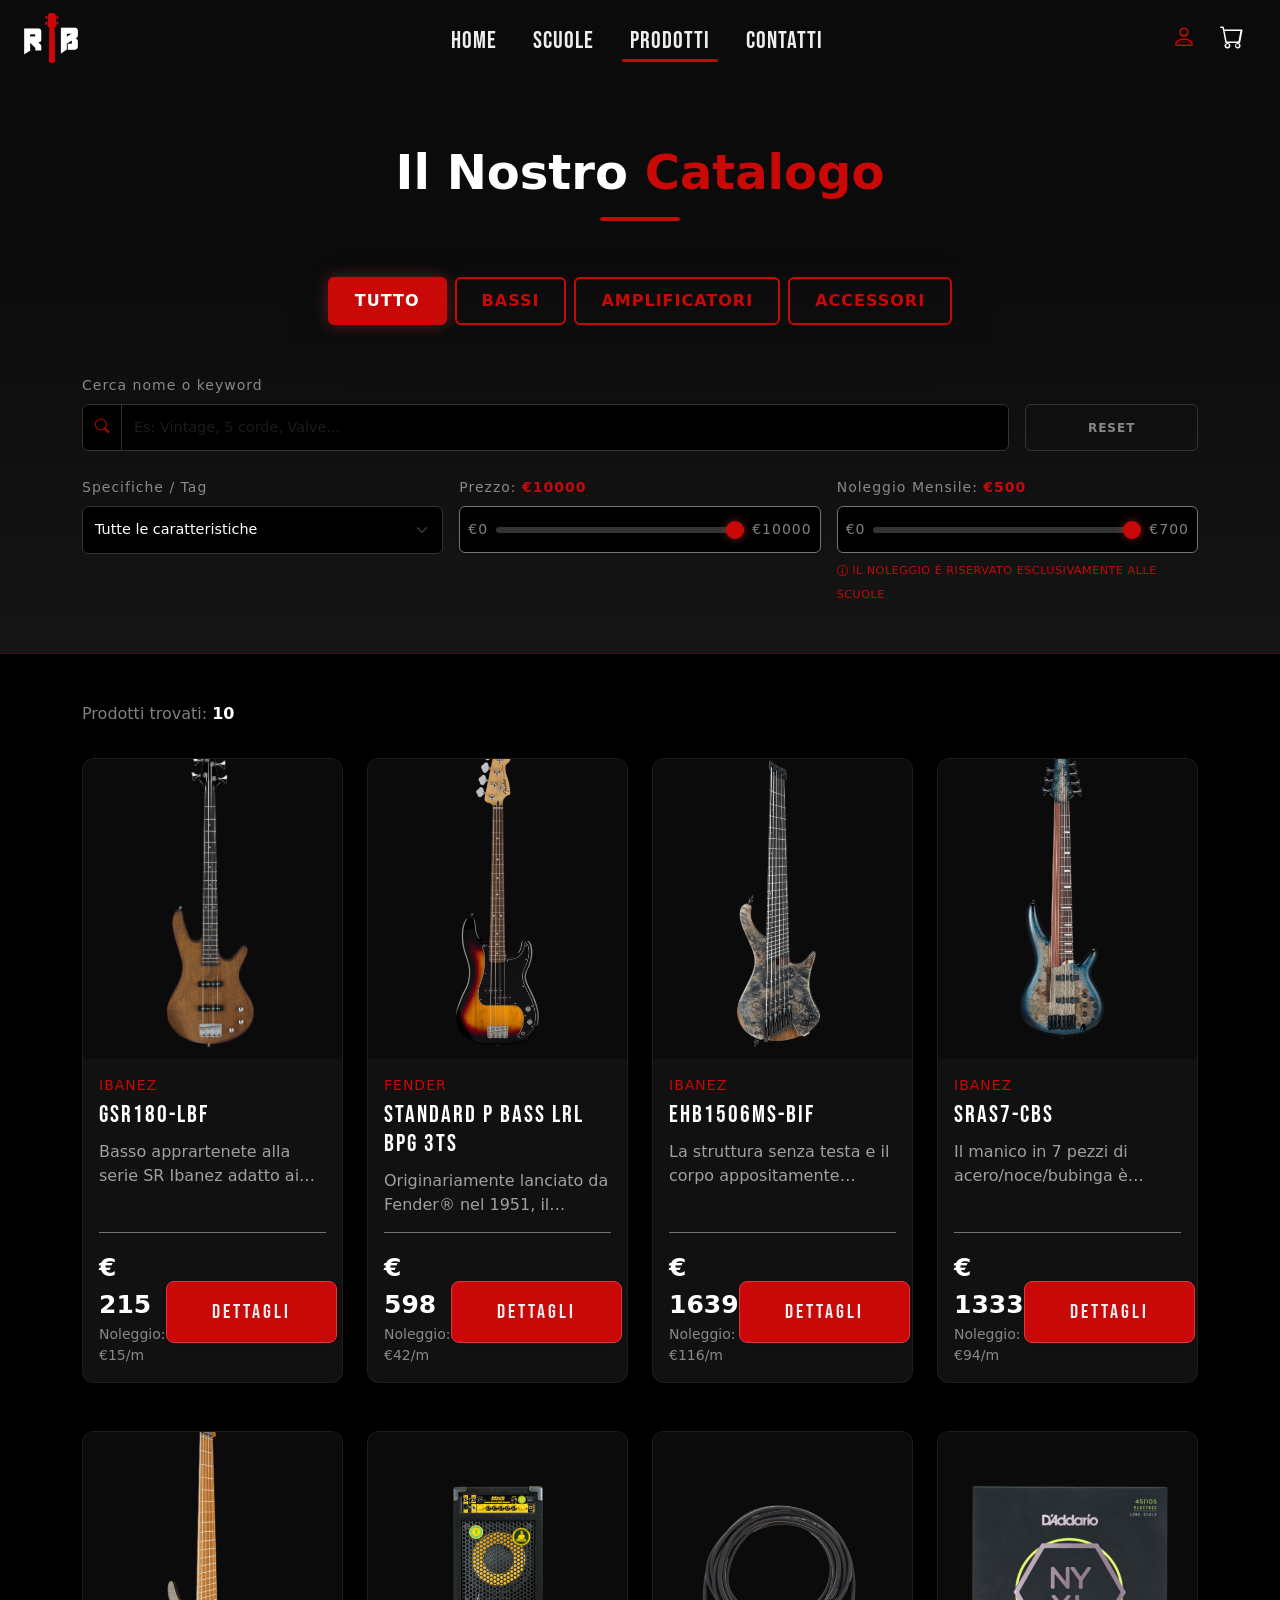
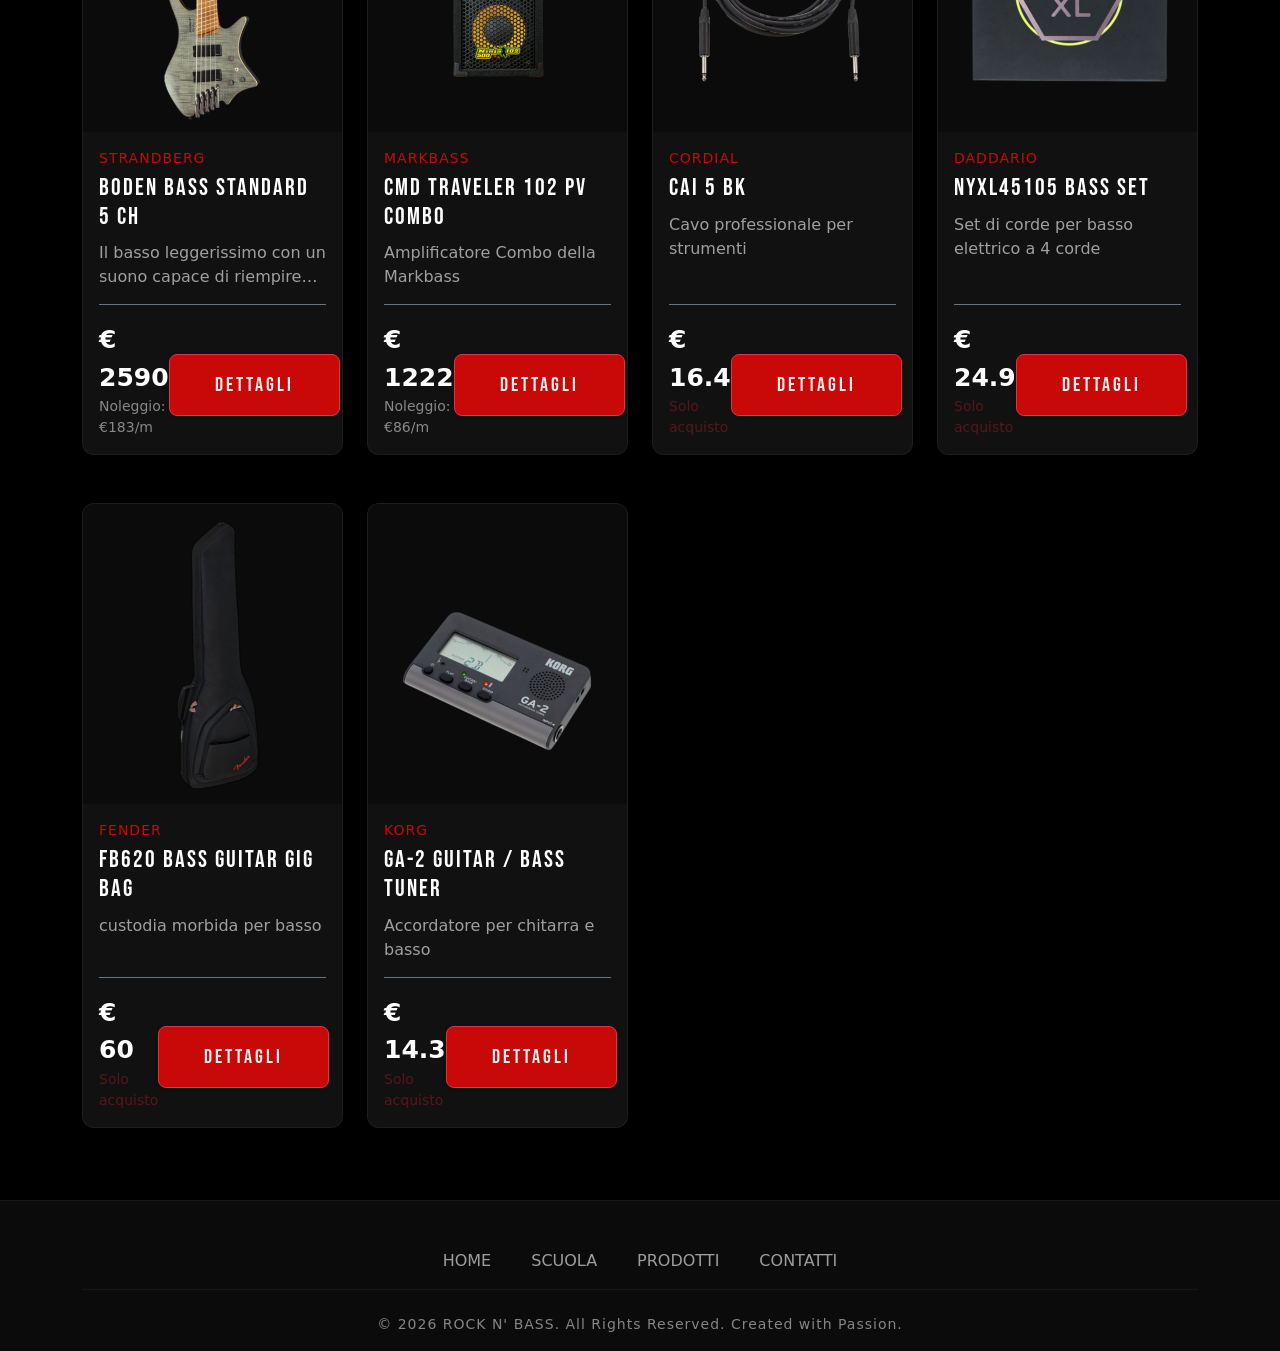
<file: prodotti.html>
<!DOCTYPE html>
<html lang="it">
<head>
    <meta charset="UTF-8">
    <meta name="viewport" content="width=device-width, initial-scale=1.0">
    <title>Rock N' Bass | Catalogo Bassi</title>
    <link rel="icon" type="image/png" href="assets/images/logo/logo_nav.png">
    <link href="https://cdn.jsdelivr.net/npm/bootstrap@5.3.8/dist/css/bootstrap.min.css" rel="stylesheet" integrity="sha384-sRIl4kxILFvY47J16cr9ZwB07vP4J8+LH7qKQnuqkuIAvNWLzeN8tE5YBujZqJLB" crossorigin="anonymous">
    <link rel="stylesheet" href="https://cdn.jsdelivr.net/npm/bootstrap-icons@1.11.3/font/bootstrap-icons.min.css">
    <link rel="stylesheet" href="css/style.css">
</head>
<body>
    <header>
        <nav class="navbar navbar-expand-lg navbar-dark fixed-top">
            <div class="container-fluid px-4">
                
                <a class="navbar-brand" href="index.html">
                    <img src="assets/images/logo/logo_nav.png" alt="Logo" height="50">
                </a>

                <div class="d-flex align-items-center order-lg-3">
                    <a href="login.html" id="navAccountIcon" class="text-danger mx-2"><i class="bi bi-person fs-4"></i></a>
                    <a href="carrello.html" class="text-white mx-2 position-relative">
                        <i class="bi bi-cart fs-4"></i>
                        <span id="cart-count" class="position-absolute top-0 start-100 translate-middle badge rounded-pill bg-danger" style="font-size: 0.6rem; display: none;">
                            0
                        </span>
                    </a>
                    
                    <button class="navbar-toggler ms-2" type="button" data-bs-toggle="collapse" data-bs-target="#navbarRock">
                        <span class="navbar-toggler-icon"></span>
                    </button>
                </div>

                <div class="collapse navbar-collapse order-lg-2" id="navbarRock">
                    <ul class="navbar-nav mx-auto text-start text-lg-center">
                        <li class="nav-item"><a class="nav-link" href="index.html">HOME</a></li>
                        <li class="nav-item"><a class="nav-link" href="scuole.html">SCUOLE</a></li>
                        <li class="nav-item"><a class="nav-link active" href="prodotti.html">PRODOTTI</a></li>
                        <li class="nav-item"><a class="nav-link" href="contatti.html">CONTATTI</a></li>
                    </ul>
                </div>
            </div>
        </nav>
    </header>

    <main class="pt-5 mt-5 bg-dark">

        <section class="text-center mb-2 titolo">
            <h2 class="display-5 fw-bold text-white mt-5">Il Nostro <span class="text-danger">Catalogo</span></h2>
            <div class="header-line mx-auto"></div>
        </section>

        <section class="search-filter-section py-5 bg-dark">
            <div class="container">
                <!-- Tab di Macro-Categoria -->
                <div class="row mb-5">
                    <div class="col-12 d-flex justify-content-center">
                        <div class="filter-container d-flex flex-wrap justify-content-center gap-2 shadow-lg" role="group">
                            <button type="button" class="btn btn-outline-danger active filter-tab" data-macro="all">Tutto</button>
                            <button type="button" class="btn btn-outline-danger filter-tab" data-macro="bassi">Bassi</button>
                            <button type="button" class="btn btn-outline-danger filter-tab" data-macro="amplificatori">Amplificatori</button>
                            <button type="button" class="btn btn-outline-danger filter-tab" data-macro="accessori">Accessori</button>
                        </div>
                    </div>
                </div>

                <div class="row g-3">
    
                    <div class="col-md-10 order-1">
                        <label class="text-white-50 small mb-2">Cerca nome o keyword</label>
                        <div class="input-group">
                            <span class="input-group-text bg-black border-secondary text-danger"><i class="bi bi-search"></i></span>
                            <input type="text" id="searchInput" class="form-control bg-black border-secondary text-white" placeholder="Es: Vintage, 5 corde, Valve...">
                        </div>
                    </div>

                    <div class="col-md-2 order-last order-md-2 d-flex align-items-end mb-4 mb-md-0">
                        <button class="btn btn-reset w-100"  onclick="resetFiltri()">Reset</button>
                    </div>

                    <div class="col-md-4 order-3 mt-4">
                        <label class="text-white-50 small mb-2">Specifiche / Tag</label>
                        <select id="filterTag" class="form-select bg-black border-secondary text-white">
                            <option value="all">Tutte le caratteristiche</option>
                        </select>
                    </div>

                    <div class="col-md-4 order-4 mt-4">
                        <label class="text-white-50 small mb-2">Prezzo: <span class="text-danger fw-bold" id="PriceLabel">€10000</span></label>
                        <div class="d-flex align-items-center bg-black p-2 border border-secondary rounded" style="height: 47px;">
                            <span class="text-white-50 me-2 small">€0</span>
                            <input type="range" class="form-range" id="priceRange" min="0" max="10000" step="250" value="10000">
                            <span class="text-white-50 ms-2 small">€10000</span>
                        </div>
                    </div>

                    <div class="col-md-4 order-5 mt-4">
                        <label class="text-white-50 small mb-2">Noleggio Mensile: <span class="text-danger fw-bold" id="rentLabel">€500</span></label>
                        <div class="d-flex align-items-center bg-black p-2 border border-secondary rounded" style="height: 47px;">
                            <span class="text-white-50 me-2 small">€0</span>
                            <input type="range" class="form-range" id="rentRange" min="0" max="700" step="50" value="700">
                            <span class="text-white-50 ms-2 small">€700</span>
                        </div>
                        <div class="mt-1">
                            <small class="text-danger" style="font-size: 0.7rem; letter-spacing: 0.5px;">
                                <i class="bi bi-info-circle me-1"></i>IL NOLEGGIO È RISERVATO ESCLUSIVAMENTE ALLE SCUOLE
                            </small>
                        </div>
                    </div>
                </div>
            </div>
        </section>

        <section class="py-5 bg-black min-vh-100">
            <div class="container">
                <!-- Messaggio Risultati -->
                <div class="row mb-3">
                    <div class="col-12">
                        <p class="text-white-50">Prodotti trovati: <span id="productCount" class="text-white fw-bold">0</span></p>
                    </div>
                </div>

                <!-- Grid Unica dei Prodotti -->
                <div id="main-catalogo" class="row row-cols-1 row-cols-md-2 row-cols-lg-3 row-cols-xl-4 g-4">
                    <!-- Qui JavaScript inietterà TUTTE le card filtrate -->
                </div>

                <!-- Messaggio Nessun Risultato (Nascosto di default) -->
                <div id="noResults" class="text-center py-5 d-none">
                    <i class="bi bi-search text-secondary display-1"></i>
                    <h3 class="text-white mt-3">Nessun prodotto corrisponde ai filtri</h3>
                    <button class="btn btn-link text-danger" onclick="resetFiltri()">Resetta filtri</button>
                </div>
            </div>
        </section>
        
    
    </main>  

    <footer class="footer-section pt-5 pb-3">
        <div class="container ">
            <div class="d-flex align-items-center justify-content-center text-center footer-links mx-auto">
                <a href="index.html">home</a>
                <a href="scuole.html">scuola</a>
                <a href="prodotti.html">prodotti</a>
                <a href="contatti.html">contatti</a>

            </div>

            <hr class="mt-3 mb-4 border-secondary">

            <div class="row">
                <div class="col-12 text-center">
                    <p class="text-white-50 mb-0 small">&copy; 2026 ROCK N' BASS. All Rights Reserved. Created with Passion.</p>
                </div>
            </div>
        </div>
    </footer>

    <script src="js/dati.js"></script>
    <script src="js/prodotti.js"></script>
    <script src="js/main.js"></script>
    <script src="https://cdn.jsdelivr.net/npm/bootstrap@5.3.8/dist/js/bootstrap.bundle.min.js" integrity="sha384-FKyoEForCGlyvwx9Hj09JcYn3nv7wiPVlz7YYwJrWVcXK/BmnVDxM+D2scQbITxI" crossorigin="anonymous"></script>
</body>
</html>
</file>
<file: css/style.css>
@import url('variables.css');
@import url('navbar.css');
@import url('footer.css');
@import url('home.css');
@import url('scuole.css');
@import url('prodotti.css');
@import url('prodotto-singolo.css');
@import url('carrello.css');
@import url('registrazione.css');
@import url('account.css');

html, body {
    max-width: 100%;
    overflow-x: hidden;
    margin: 0;
    padding: 0;
}

.bg-light{
    background-color: var(--bg-light) !important;
}

.bg-dark{
    background-color: var(--bg-dark) !important; 
}

.text-danger{
    color: var(--brand-color) !important;
}
</file>
